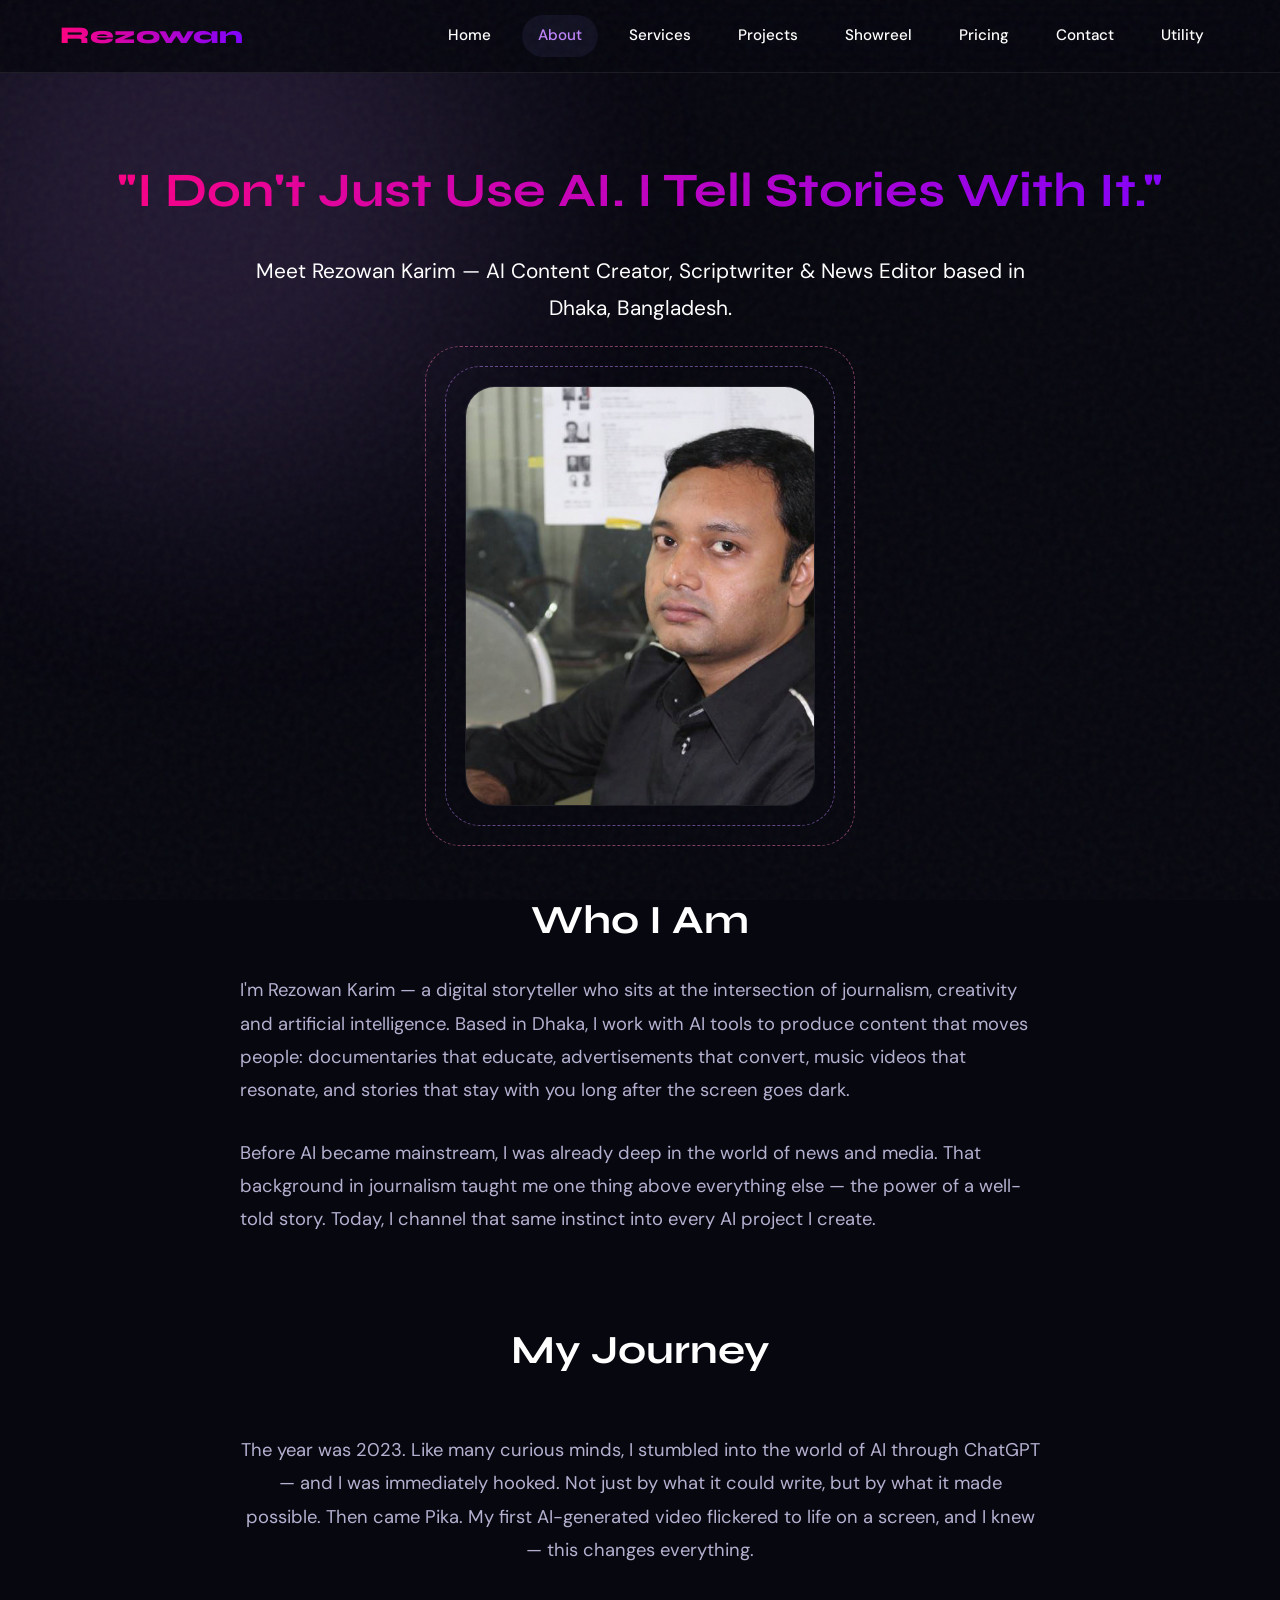
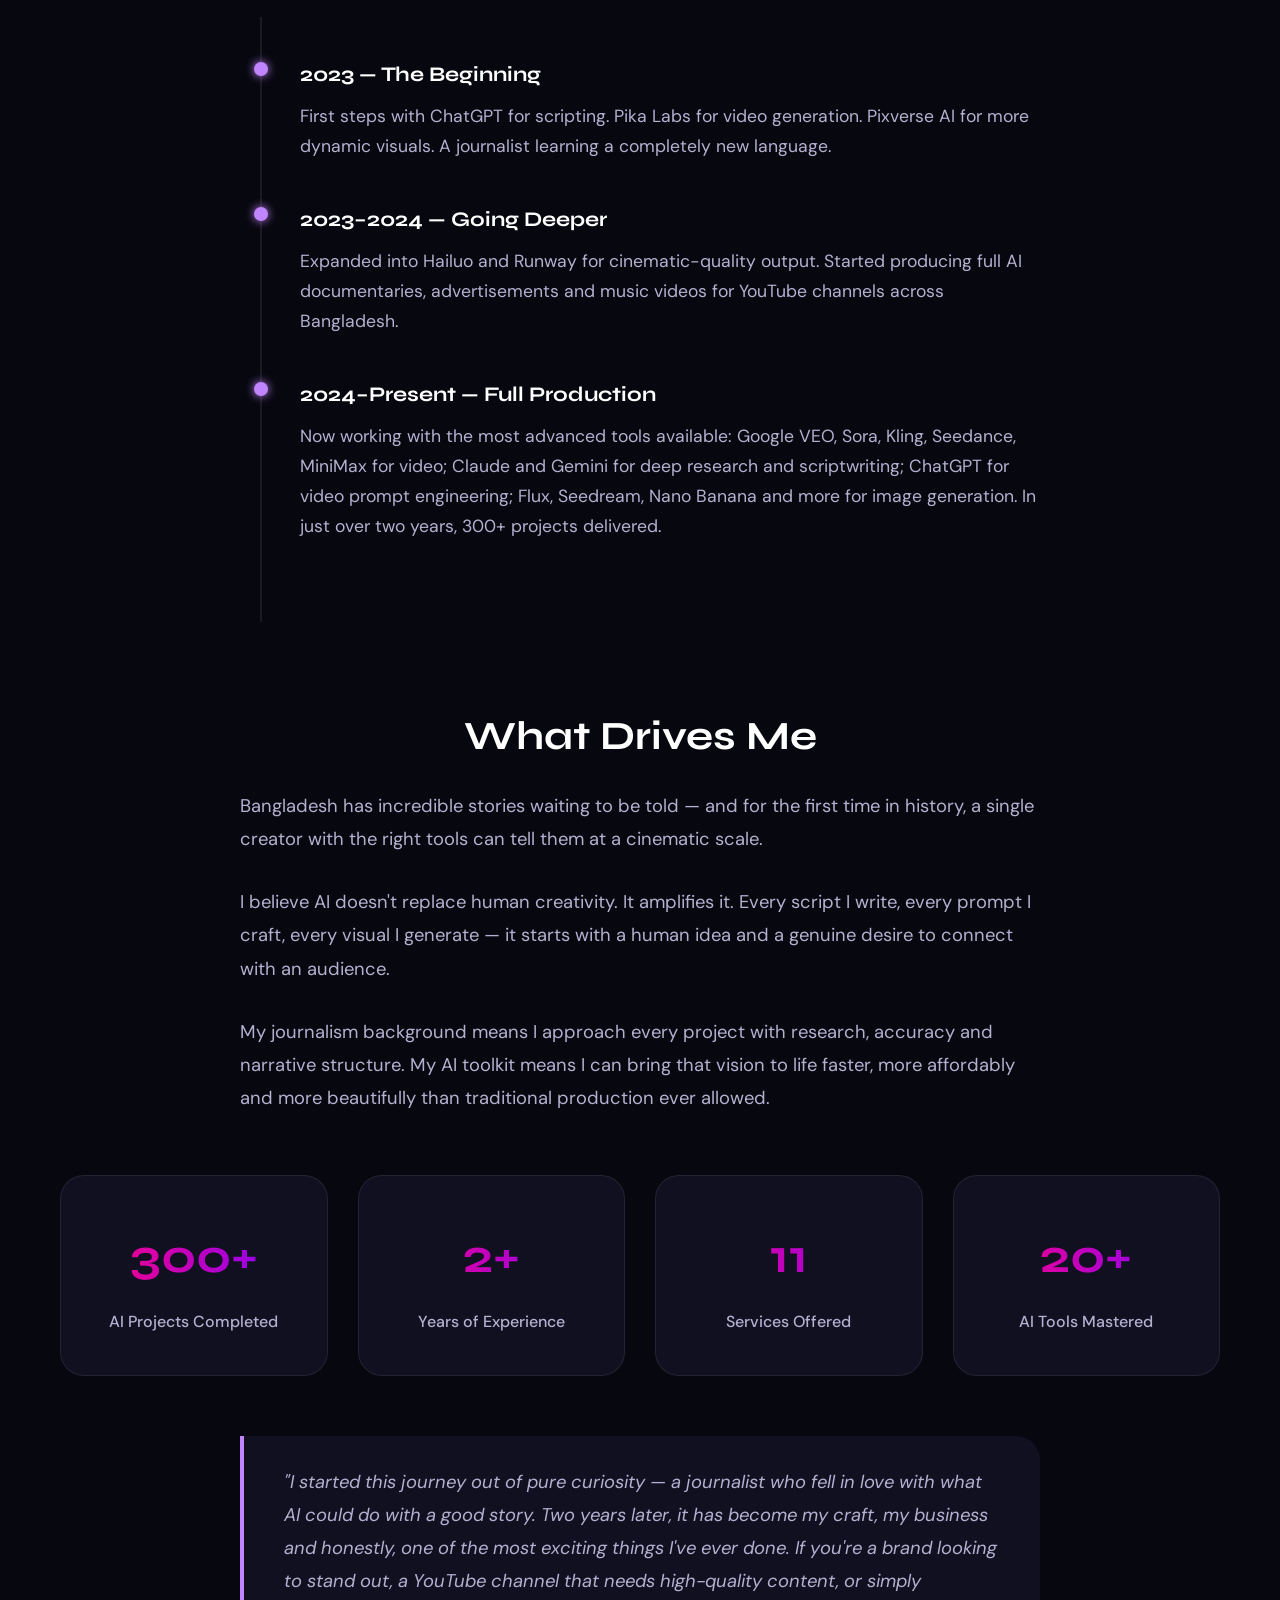
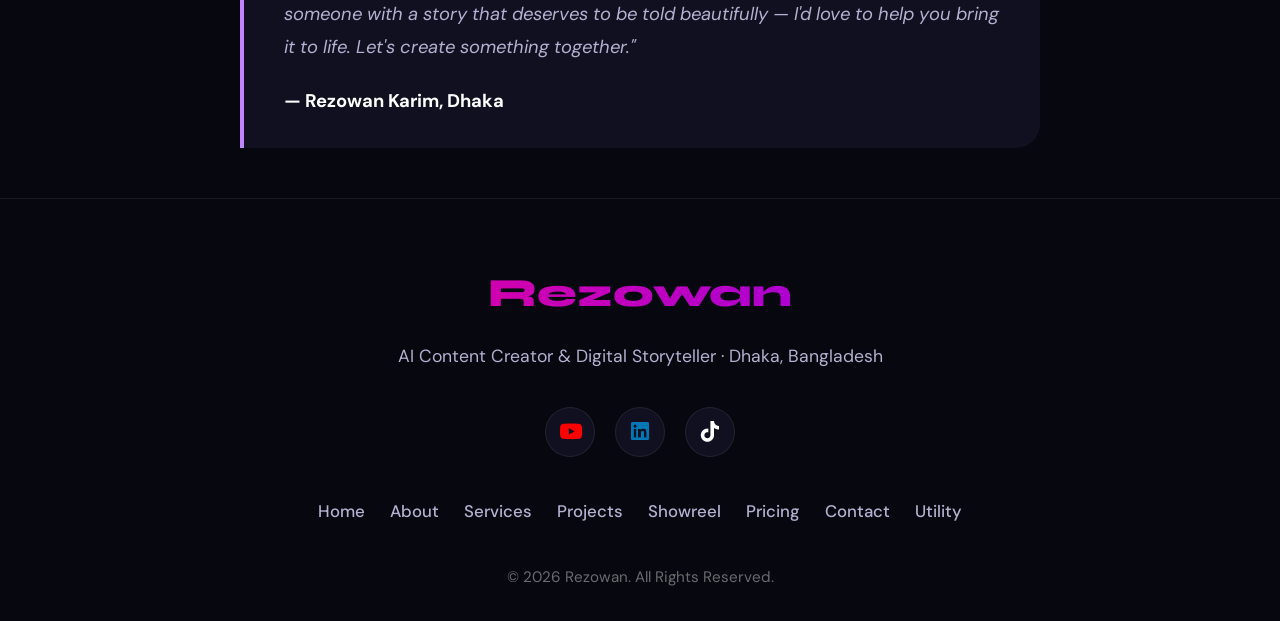
<file: about.html>
<!DOCTYPE html>
<html lang="en">
<head>
    <meta charset="UTF-8">
    <meta name="viewport" content="width=device-width, initial-scale=1.0">
    <title>About | Rezowan</title>
    <meta name="description" content="Meet Rezowan Karim — AI Content Creator, Scriptwriter & News Editor based in Dhaka, Bangladesh.">
    <link rel="icon" href="data:image/svg+xml,<svg xmlns='http://www.w3.org/2000/svg' viewBox='0 0 100 100'><text y='.9em' font-size='90'>🎬</text></svg>">
    <link rel="stylesheet" href="https://cdnjs.cloudflare.com/ajax/libs/font-awesome/6.6.0/css/all.min.css">
    <link rel="stylesheet" href="assets/css/style.css">
</head>
<body>
    <div class="glow-bg glow-1"></div>

    <nav>
        <div class="container nav-container">
            <a href="index.html" class="logo text-gradient">Rezowan</a>
            <div class="nav-links">
                <a href="index.html">Home</a>
                <a href="about.html" class="active">About</a>
                <a href="services.html">Services</a>
                <a href="projects.html">Projects</a>
				<a href="showreel.html">Showreel</a>
                <a href="pricing.html">Pricing</a>
                <a href="contact.html">Contact</a>
                <a href="https://rezowankarim.github.io/Projects/" target="_blank">Utility</a>
            </div>
            <button class="hamburger"><i class="fas fa-bars"></i></button>
        </div>
    </nav>

    <section class="container" style="padding-top: 150px;">
        <div class="about-hero reveal">
            <h2 class="text-gradient" style="font-size: 3rem;">"I Don't Just Use AI. I Tell Stories With It."</h2>
            <p class="about-text" style="font-size: 1.3rem; color: #fff;">Meet Rezowan Karim — AI Content Creator, Scriptwriter & News Editor based in Dhaka, Bangladesh.</p>
        </div>

        <div class="hero-image-wrap reveal" style="margin-bottom: 80px;">
            <div class="ring ring-1"></div>
            <div class="ring ring-2"></div>
            <img src="assets/images/profile.jpg" alt="Rezowan Karim" class="hero-img" loading="lazy" onerror="this.src='https://dummyimage.com/350x420/1a1a2e/ffffff&text=Add+profile.jpg+in+assets/images'">
        </div>

        <div class="reveal">
            <h2 class="section-title" style="margin-bottom: 20px;">Who I Am</h2>
            <p class="about-text">I'm Rezowan Karim — a digital storyteller who sits at the intersection of journalism, creativity and artificial intelligence. Based in Dhaka, I work with AI tools to produce content that moves people: documentaries that educate, advertisements that convert, music videos that resonate, and stories that stay with you long after the screen goes dark.</p>
            <p class="about-text">Before AI became mainstream, I was already deep in the world of news and media. That background in journalism taught me one thing above everything else — the power of a well-told story. Today, I channel that same instinct into every AI project I create.</p>
        </div>

        <div class="reveal" style="margin-top: 80px;">
            <h2 class="section-title">My Journey</h2>
            <p class="about-text" style="text-align: center; margin-bottom: 50px;">The year was 2023. Like many curious minds, I stumbled into the world of AI through ChatGPT — and I was immediately hooked. Not just by what it could write, but by what it made possible. Then came Pika. My first AI-generated video flickered to life on a screen, and I knew — this changes everything.</p>
            
            <div class="timeline">
                <div class="timeline-item">
                    <div class="timeline-dot"></div>
                    <h4>2023 — The Beginning</h4>
                    <p>First steps with ChatGPT for scripting. Pika Labs for video generation. Pixverse AI for more dynamic visuals. A journalist learning a completely new language.</p>
                </div>
                <div class="timeline-item">
                    <div class="timeline-dot"></div>
                    <h4>2023–2024 — Going Deeper</h4>
                    <p>Expanded into Hailuo and Runway for cinematic-quality output. Started producing full AI documentaries, advertisements and music videos for YouTube channels across Bangladesh.</p>
                </div>
                <div class="timeline-item">
                    <div class="timeline-dot"></div>
                    <h4>2024–Present — Full Production</h4>
                    <p>Now working with the most advanced tools available: Google VEO, Sora, Kling, Seedance, MiniMax for video; Claude and Gemini for deep research and scriptwriting; ChatGPT for video prompt engineering; Flux, Seedream, Nano Banana and more for image generation. In just over two years, 300+ projects delivered.</p>
                </div>
            </div>
        </div>

        <div class="reveal" style="margin-top: 80px;">
            <h2 class="section-title" style="margin-bottom: 20px;">What Drives Me</h2>
            <p class="about-text">Bangladesh has incredible stories waiting to be told — and for the first time in history, a single creator with the right tools can tell them at a cinematic scale.</p>
            <p class="about-text">I believe AI doesn't replace human creativity. It amplifies it. Every script I write, every prompt I craft, every visual I generate — it starts with a human idea and a genuine desire to connect with an audience.</p>
            <p class="about-text">My journalism background means I approach every project with research, accuracy and narrative structure. My AI toolkit means I can bring that vision to life faster, more affordably and more beautifully than traditional production ever allowed.</p>
        </div>

        <div class="stats-row reveal">
            <div class="stat-box"><h3 class="text-gradient">300+</h3><p>AI Projects Completed</p></div>
            <div class="stat-box"><h3 class="text-gradient">2+</h3><p>Years of Experience</p></div>
            <div class="stat-box"><h3 class="text-gradient">11</h3><p>Services Offered</p></div>
            <div class="stat-box"><h3 class="text-gradient">20+</h3><p>AI Tools Mastered</p></div>
        </div>

        <div class="closing-note reveal">
            "I started this journey out of pure curiosity — a journalist who fell in love with what AI could do with a good story. Two years later, it has become my craft, my business and honestly, one of the most exciting things I've ever done. If you're a brand looking to stand out, a YouTube channel that needs high-quality content, or simply someone with a story that deserves to be told beautifully — I'd love to help you bring it to life. Let's create something together."
            <strong>— Rezowan Karim, Dhaka</strong>
        </div>
    </section>

    <footer>
        <div class="container">
            <div class="footer-logo text-gradient" style="font-family: var(--font-d); font-weight:800;">Rezowan</div>
            <p class="footer-sub">AI Content Creator & Digital Storyteller · Dhaka, Bangladesh</p>
            <div class="footer-social">
                <a href="https://www.youtube.com/rezowan" target="_blank"><i class="fab fa-youtube" style="color:#ff0000;"></i></a>
		<a href="https://www.linkedin.com/in/rezowan/" target="_blank"><i class="fab fa-linkedin" style="color: #0077b5;"></i></a>
                <a href="http://tiktok.com/@rezowank33" target="_blank"><i class="fab fa-tiktok" style="color:#fff;"></i></a>
            </div>
            <div class="footer-nav">
                <a href="index.html">Home</a>
                <a href="about.html">About</a>
                <a href="services.html">Services</a>
                <a href="projects.html">Projects</a>
				<a href="showreel.html">Showreel</a>
                <a href="pricing.html">Pricing</a>
                <a href="contact.html">Contact</a>
                <a href="https://rezowankarim.github.io/Projects/" target="_blank">Utility</a>
            </div>
            <p class="copyright">© 2026 Rezowan. All Rights Reserved.</p>
        </div>
    </footer>

    <script src="assets/js/main.js"></script>
</body>
</html>
</file>
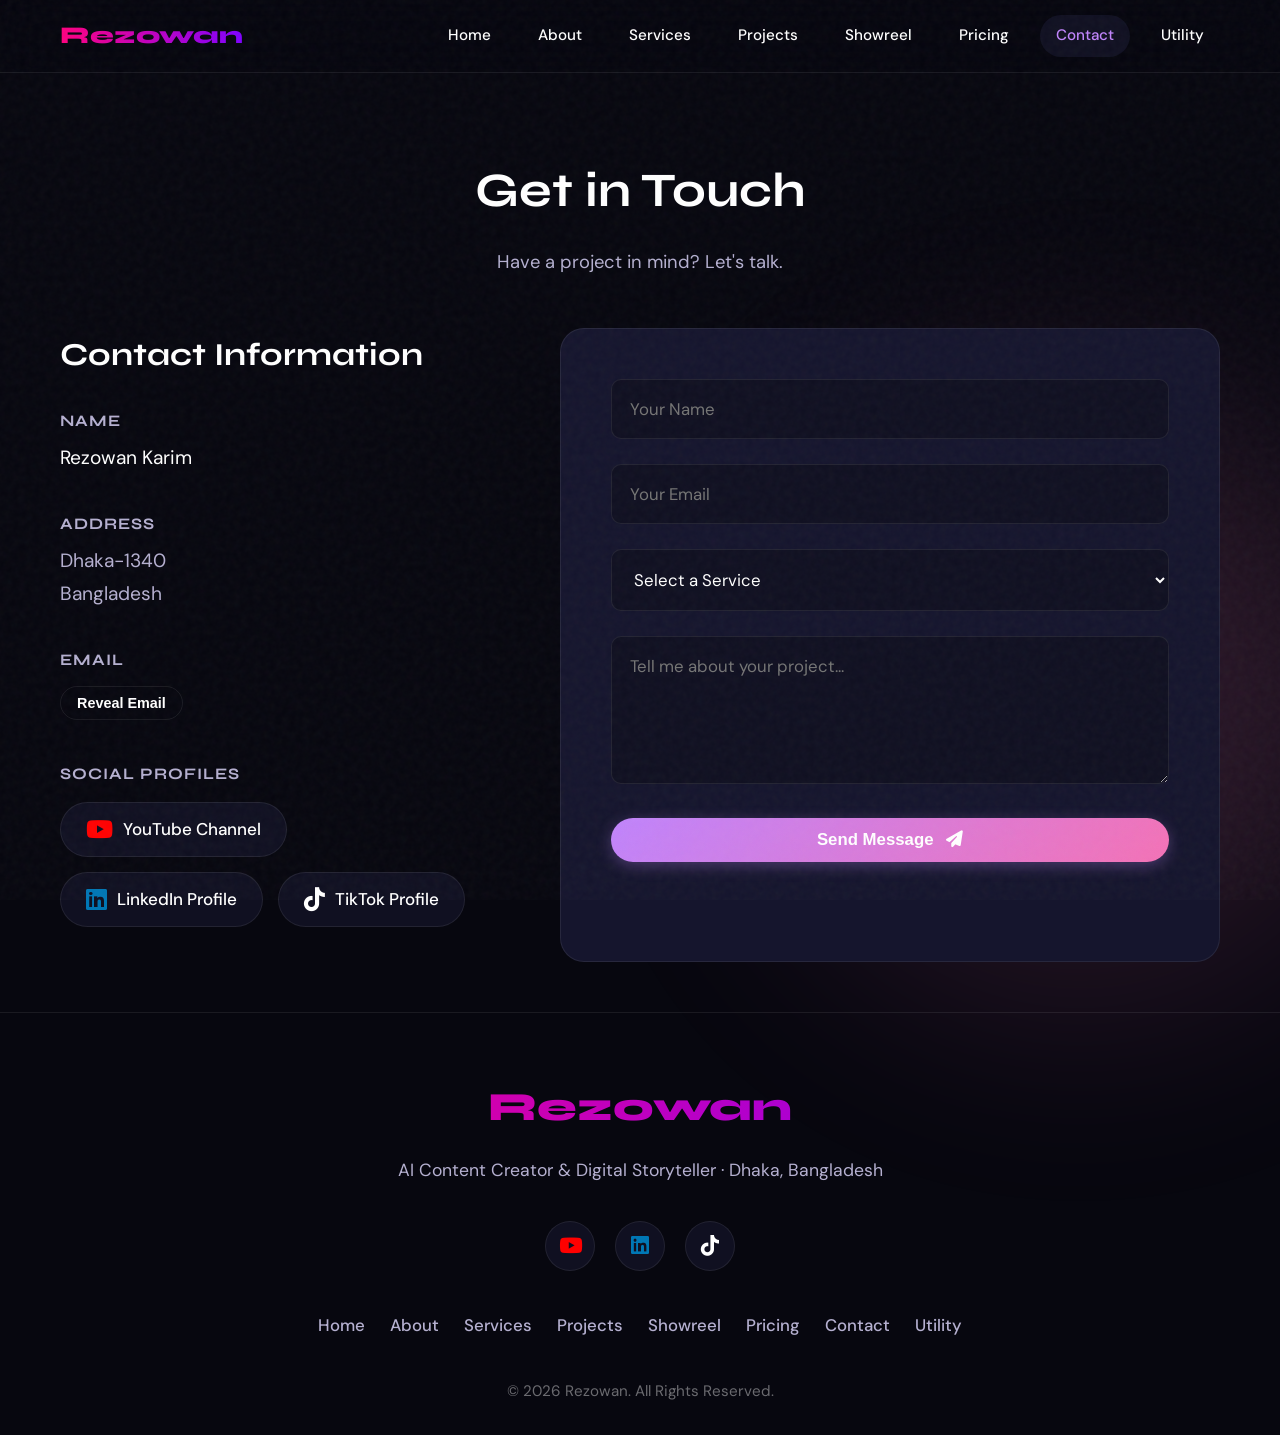
<file: contact.html>
<!DOCTYPE html>
<html lang="en">
<head>
    <meta charset="UTF-8">
    <meta name="viewport" content="width=device-width, initial-scale=1.0">
    <title>Contact | Rezowan</title>
    <link rel="icon" href="data:image/svg+xml,<svg xmlns='http://www.w3.org/2000/svg' viewBox='0 0 100 100'><text y='.9em' font-size='90'>🎬</text></svg>">
    <link rel="stylesheet" href="https://cdnjs.cloudflare.com/ajax/libs/font-awesome/6.6.0/css/all.min.css">
    <link rel="stylesheet" href="assets/css/style.css">
</head>
<body>
    <div class="glow-bg glow-2"></div>

    <nav>
        <div class="container nav-container">
            <a href="index.html" class="logo text-gradient">Rezowan</a>
            <div class="nav-links">
                <a href="index.html">Home</a>
                <a href="about.html">About</a>
                <a href="services.html">Services</a>
                <a href="projects.html">Projects</a>
				<a href="showreel.html">Showreel</a>
                <a href="pricing.html">Pricing</a>
                <a href="contact.html" class="active">Contact</a>
                <a href="https://rezowankarim.github.io/Projects/" target="_blank">Utility</a>
            </div>
            <button class="hamburger"><i class="fas fa-bars"></i></button>
        </div>
    </nav>

    <header class="container page-header reveal">
        <h1>Get in Touch</h1>
        <p>Have a project in mind? Let's talk.</p>
    </header>

    <section class="container reveal" style="padding-top: 0;">
        <div class="contact-grid">
            <div class="contact-info">
                <h3>Contact Information</h3>
                
                <div class="info-block">
                    <h4>Name</h4>
                    <p>Rezowan Karim</p>
                </div>

                <div class="info-block">
                    <h4>Address</h4>
                    <p style="color: var(--muted);">
                        Dhaka-1340<br>
                        Bangladesh
                    </p>
                </div>

                <div class="info-block">
                    <h4>Email</h4>
                    <button id="btn-reveal-email" class="btn btn-outline" style="padding: 8px 16px; font-size: 0.9rem; margin-top: 5px;">Reveal Email</button>
                    <div id="email-display"></div>
                </div>

                <div class="info-block" style="margin-top: 40px;">
                    <h4>Social Profiles</h4>
                    <div class="social-links-contact">
                        <a href="https://www.youtube.com/rezowan" target="_blank"><i class="fab fa-youtube" style="color: #ff0000; font-size: 1.5rem;"></i> YouTube Channel</a>
			<a href="https://www.linkedin.com/in/rezowan/" target="_blank"><i class="fab fa-linkedin" style="color: #0077b5; font-size: 1.5rem;"></i> LinkedIn Profile</a>
                        <a href="http://tiktok.com/@rezowank33" target="_blank"><i class="fab fa-tiktok" style="color: #fff; font-size: 1.5rem;"></i> TikTok Profile</a>
                    </div>
                </div>
            </div>

            <div class="contact-form">
                <form action="https://formspree.io/f/mojbwzvy" method="POST">
                    <div class="form-group">
                        <input type="text" name="name" class="form-control" placeholder="Your Name" required>
                    </div>
                    <div class="form-group">
                        <input type="email" name="email" class="form-control" placeholder="Your Email" required>
                    </div>
                    <div class="form-group">
                        <select name="service" class="form-control">
                            <option>Select a Service</option>
                            <option>AI Advertisement</option>
                            <option>AI Documentary</option>
                            <option>AI Music Video</option>
                            <option>AI Cartoon</option>
                            <option>AI Song & Music</option>
                            <option>AI Shorts & Social Content</option>
                            <option>AI Scriptwriting</option>
                            <option>AI Voice Over</option>
                            <option>AI Thumbnail & Poster</option>
                            <option>Other</option>
                        </select>
                    </div>
                    <div class="form-group">
                        <textarea name="message" class="form-control" placeholder="Tell me about your project..." rows="5" required></textarea>
                    </div>
                    <button type="submit" class="btn btn-primary" style="width: 100%;">Send Message <i class="fas fa-paper-plane" style="margin-left: 8px;"></i></button>
                </form>
            </div>
        </div>
    </section>

    <footer>
        <div class="container">
            <div class="footer-logo text-gradient" style="font-family: var(--font-d); font-weight:800;">Rezowan</div>
            <p class="footer-sub">AI Content Creator & Digital Storyteller · Dhaka, Bangladesh</p>
            <div class="footer-social">
                <a href="https://www.youtube.com/rezowan" target="_blank"><i class="fab fa-youtube" style="color:#ff0000;"></i></a>
<a href="https://www.linkedin.com/in/rezowan/" target="_blank"><i class="fab fa-linkedin" style="color: #0077b5;"></i></a>
                <a href="http://tiktok.com/@rezowank33" target="_blank"><i class="fab fa-tiktok" style="color:#fff;"></i></a>
            </div>
            <div class="footer-nav">
                <a href="index.html">Home</a>
                <a href="about.html">About</a>
                <a href="services.html">Services</a>
                <a href="projects.html">Projects</a>
				<a href="showreel.html">Showreel</a>
                <a href="pricing.html">Pricing</a>
                <a href="contact.html">Contact</a>
                <a href="https://rezowankarim.github.io/Projects/" target="_blank">Utility</a>
            </div>
            <p class="copyright">© 2026 Rezowan. All Rights Reserved.</p>
        </div>
    </footer>

    <script src="assets/js/main.js"></script>
</body>
</html>
</file>
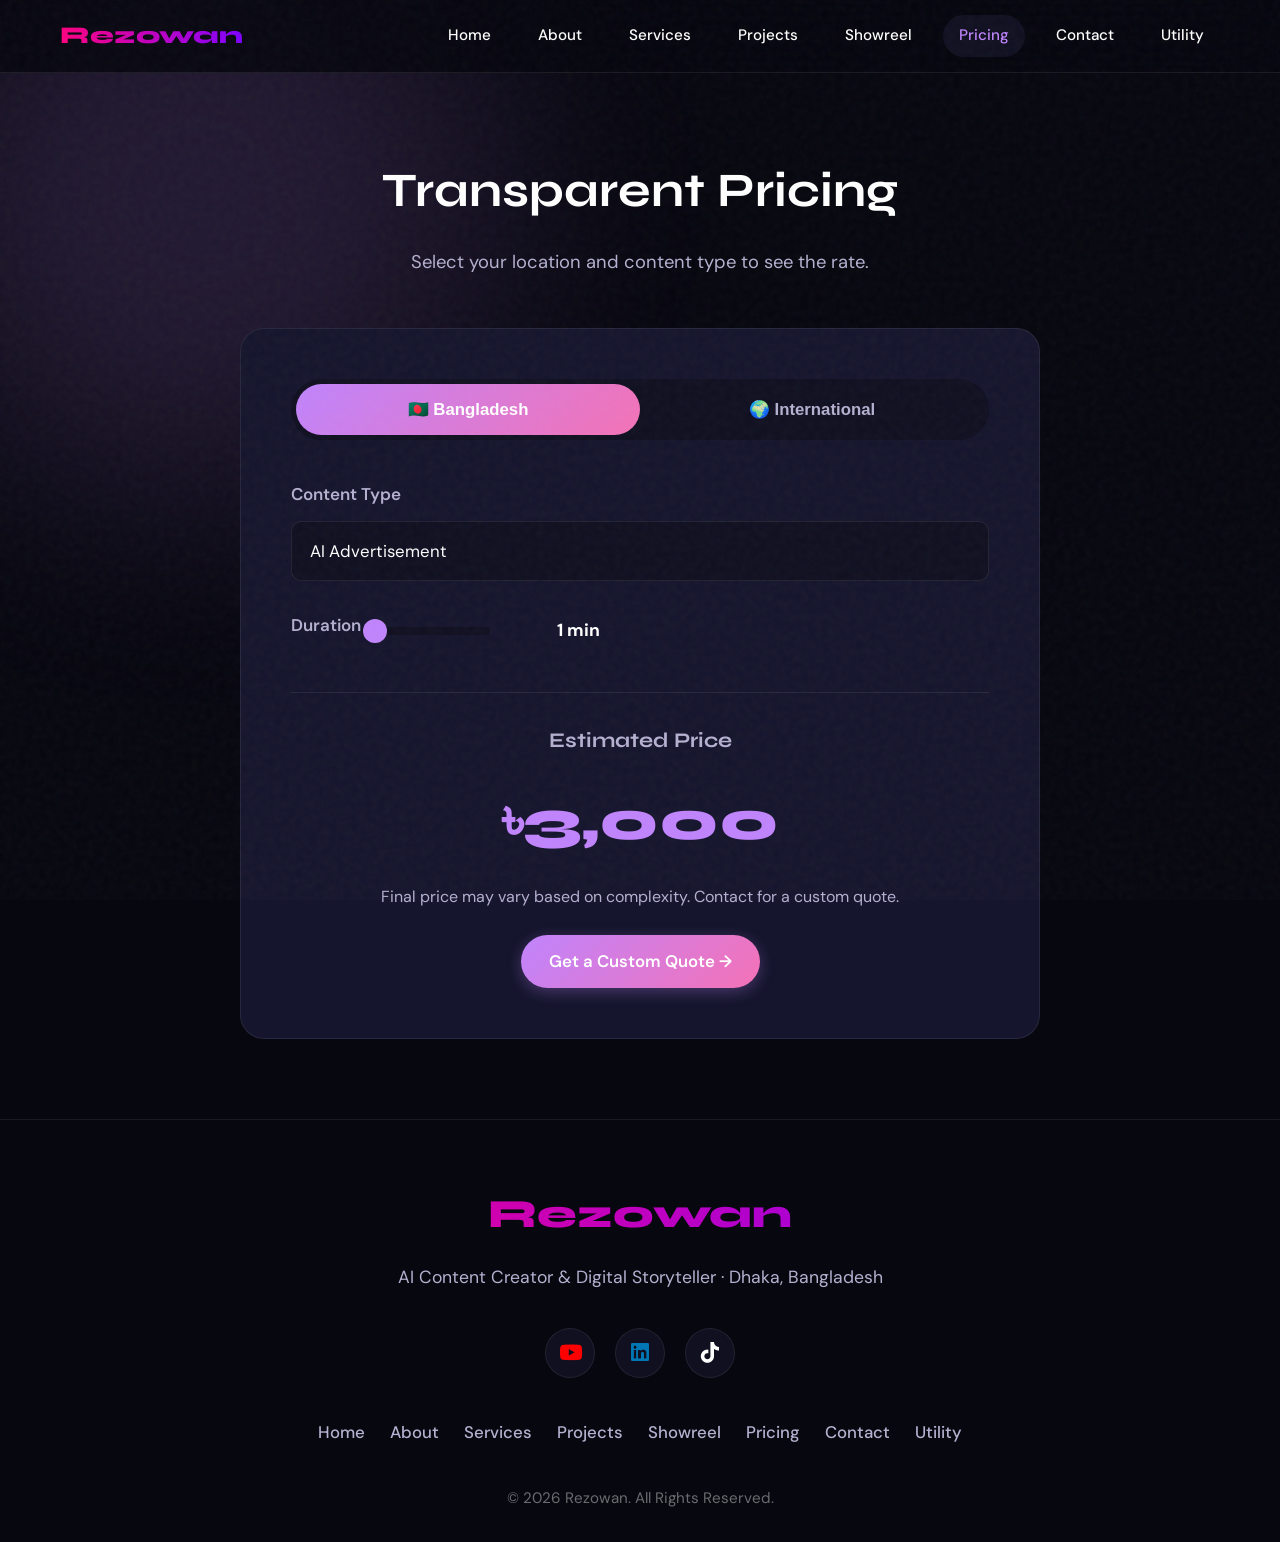
<file: pricing.html>
<!DOCTYPE html>
<html lang="en">
<head>
    <meta charset="UTF-8">
    <meta name="viewport" content="width=device-width, initial-scale=1.0">
    <title>Pricing | Rezowan</title>
    <link rel="icon" href="data:image/svg+xml,<svg xmlns='http://www.w3.org/2000/svg' viewBox='0 0 100 100'><text y='.9em' font-size='90'>🎬</text></svg>">
    <link rel="stylesheet" href="https://cdnjs.cloudflare.com/ajax/libs/font-awesome/6.6.0/css/all.min.css">
    <link rel="stylesheet" href="assets/css/style.css">
</head>
<body>
    <div class="glow-bg glow-1"></div>

    <nav>
        <div class="container nav-container">
            <a href="index.html" class="logo text-gradient">Rezowan</a>
            <div class="nav-links">
                <a href="index.html">Home</a>
                <a href="about.html">About</a>
                <a href="services.html">Services</a>
                <a href="projects.html">Projects</a>
                <a href="showreel.html">Showreel</a>
                <a href="pricing.html" class="active">Pricing</a>
                <a href="contact.html">Contact</a>
                <a href="https://rezowankarim.github.io/Projects/" target="_blank">Utility</a>
            </div>
            <button class="hamburger"><i class="fas fa-bars"></i></button>
        </div>
    </nav>

    <header class="container page-header reveal">
        <h1>Transparent Pricing</h1>
        <p>Select your location and content type to see the rate.</p>
    </header>

    <section class="container reveal" style="padding-top: 0;">
        
        <div class="pricing-calculator">
            <div class="location-toggle">
                <button class="loc-btn active" id="btn-bd">🇧🇩 Bangladesh</button>
                <button class="loc-btn" id="btn-intl">🌍 International</button>
            </div>

            <div class="calc-group">
                <label for="calc-service">Content Type</label>
                <select id="calc-service" class="calc-select">
                    <option value="AI Advertisement">AI Advertisement</option>
                    <option value="AI Video Production">AI Video Production</option>
                    <option value="AI Documentary">AI Documentary</option>
                    <option value="AI Historical Documentary">AI Historical Documentary</option>
                    <option value="AI Song & Music">AI Song & Music</option>
                    <option value="AI Music Video">AI Music Video</option>
                    <option value="AI Cartoon">AI Cartoon</option>
                    <option value="AI Shorts & Social Content">AI Shorts & Social Content</option>
                    <option value="AI Scriptwriting">AI Scriptwriting</option>
                    <option value="AI Voice Over">AI Voice Over</option>
                    <option value="AI Thumbnail & Poster">AI Thumbnail & Poster</option>
                </select>
            </div>

            <div class="calc-group" id="slider-wrap">
                <label for="calc-duration">Duration</label>
                <div class="slider-container">
                    <input type="range" id="calc-duration" class="calc-slider" min="30" max="1800" step="30" value="60">
                    <div class="duration-val" id="duration-val">1 min</div>
                </div>
            </div>

            <div class="calc-result">
                <h3>Estimated Price</h3>
                <div class="price-display" id="price-display">৳0</div>
                <p class="pricing-note">Final price may vary based on complexity. Contact for a custom quote.</p>
                <a href="contact.html" class="btn btn-primary">Get a Custom Quote →</a>
            </div>
        </div>

    </section>

    <footer>
        <div class="container">
            <div class="footer-logo text-gradient" style="font-family: var(--font-d); font-weight:800;">Rezowan</div>
            <p class="footer-sub">AI Content Creator & Digital Storyteller · Dhaka, Bangladesh</p>
            <div class="footer-social">
                <a href="https://www.youtube.com/rezowan" target="_blank"><i class="fab fa-youtube" style="color:#ff0000;"></i></a>
<a href="https://www.linkedin.com/in/rezowan/" target="_blank"><i class="fab fa-linkedin" style="color: #0077b5;"></i></a>
                <a href="http://tiktok.com/@rezowank33" target="_blank"><i class="fab fa-tiktok" style="color:#fff;"></i></a>
            </div>
            <div class="footer-nav">
                <a href="index.html">Home</a>
                <a href="about.html">About</a>
                <a href="services.html">Services</a>
                <a href="projects.html">Projects</a>
                <a href="showreel.html">Showreel</a>
                <a href="pricing.html">Pricing</a>
                <a href="contact.html">Contact</a>
                <a href="https://rezowankarim.github.io/Projects/" target="_blank">Utility</a>
            </div>
            <p class="copyright">© 2026 Rezowan. All Rights Reserved.</p>
        </div>
    </footer>

    <script src="assets/js/main.js"></script>
</body>
</html>
</file>
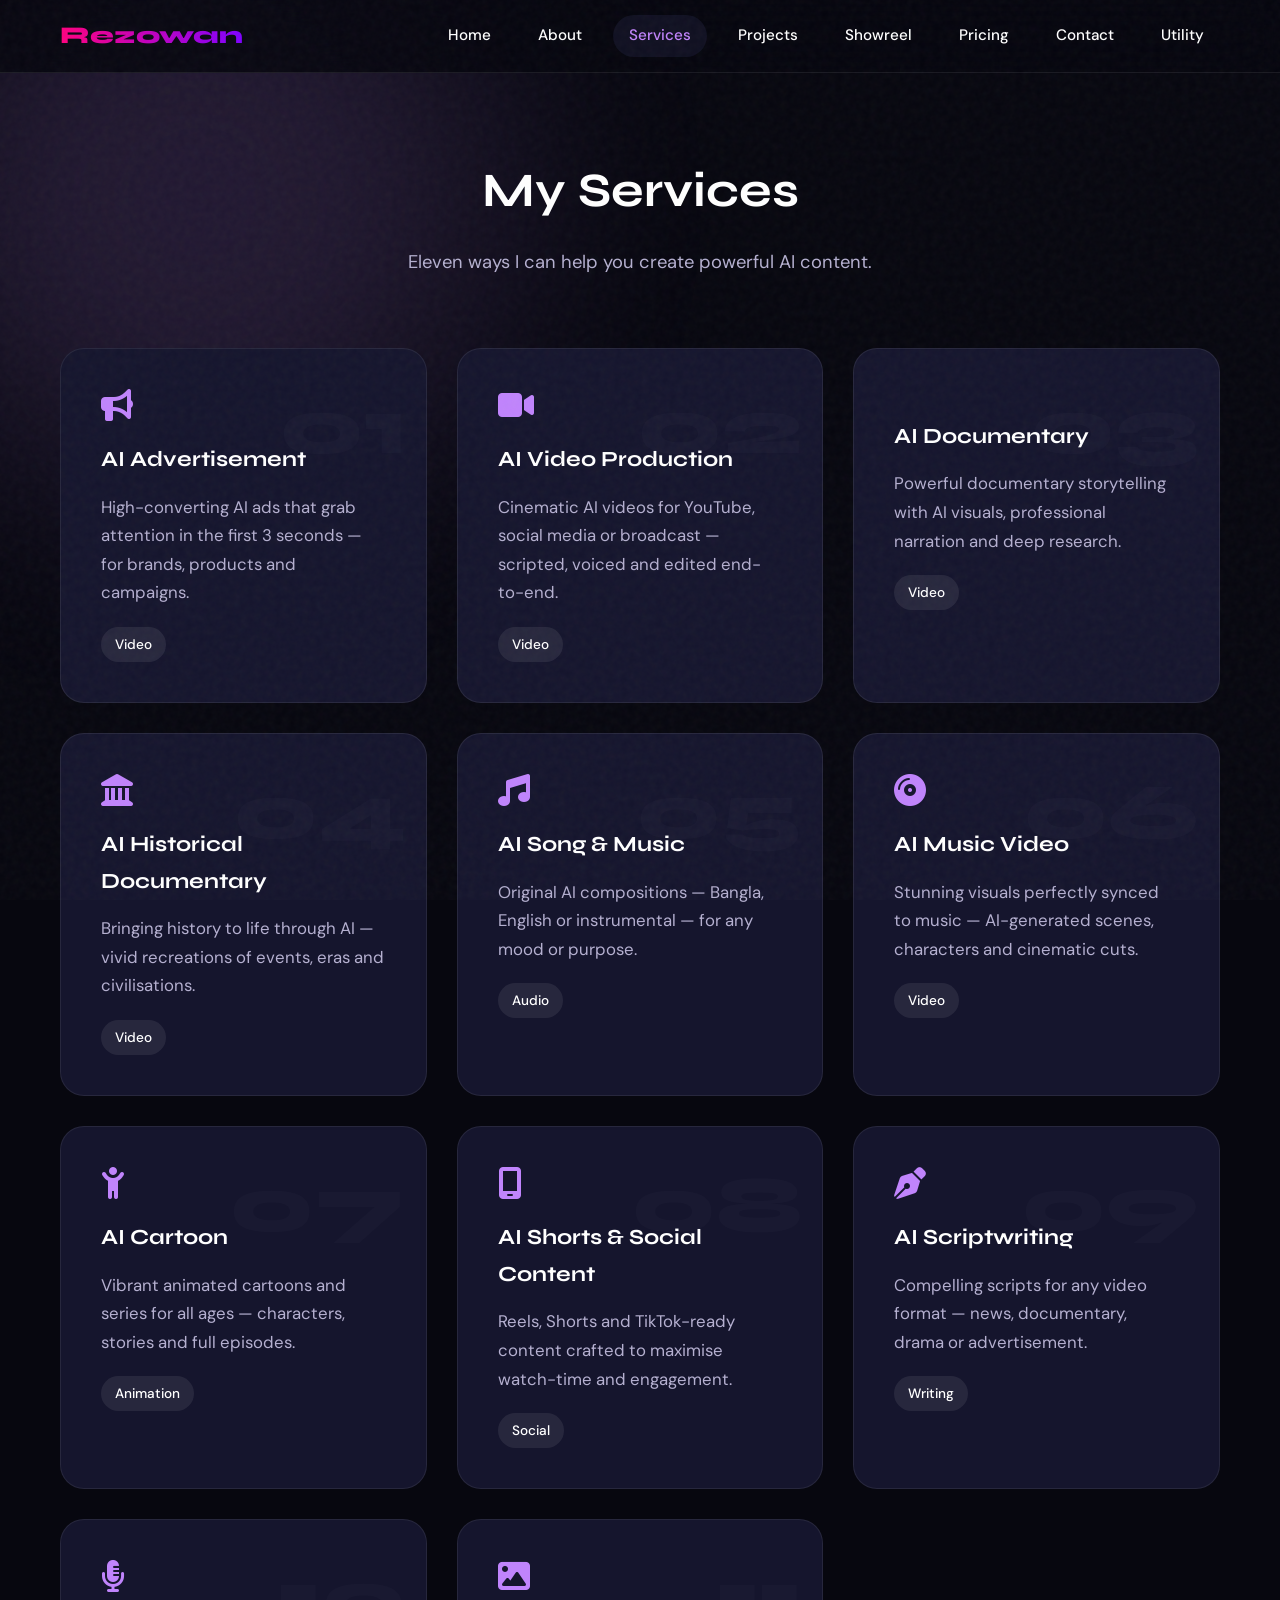
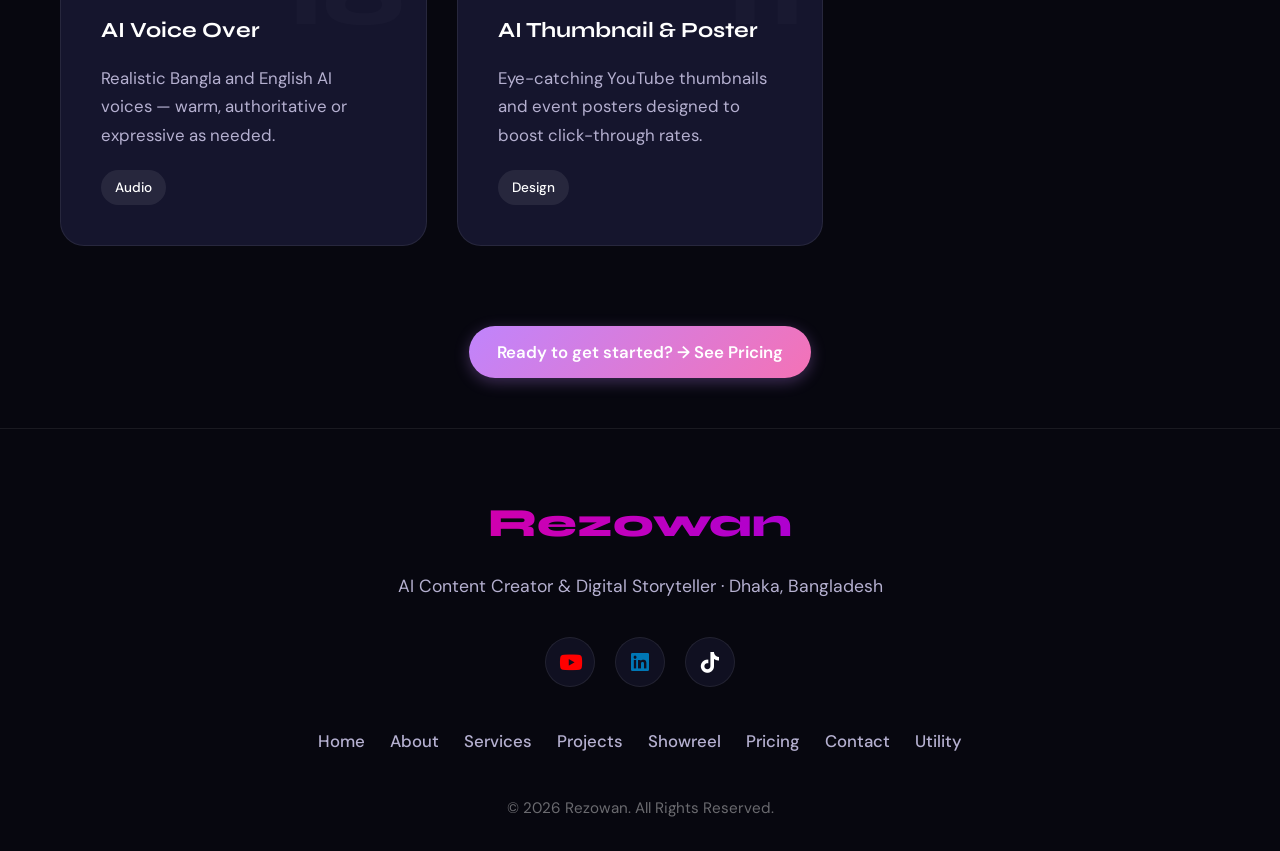
<file: services.html>
<!DOCTYPE html>
<html lang="en">
<head>
    <meta charset="UTF-8">
    <meta name="viewport" content="width=device-width, initial-scale=1.0">
    <title>Services | Rezowan</title>
    <link rel="icon" href="data:image/svg+xml,<svg xmlns='http://www.w3.org/2000/svg' viewBox='0 0 100 100'><text y='.9em' font-size='90'>🎬</text></svg>">
    <link rel="stylesheet" href="https://cdnjs.cloudflare.com/ajax/libs/font-awesome/6.6.0/css/all.min.css">
    <link rel="stylesheet" href="assets/css/style.css">
</head>
<body>
    <div class="glow-bg glow-1"></div>

    <nav>
        <div class="container nav-container">
            <a href="index.html" class="logo text-gradient">Rezowan</a>
            <div class="nav-links">
                <a href="index.html">Home</a>
                <a href="about.html">About</a>
                <a href="services.html" class="active">Services</a>
                <a href="projects.html">Projects</a>
                <a href="showreel.html">Showreel</a>
                <a href="pricing.html">Pricing</a>
                <a href="contact.html">Contact</a>
                <a href="https://rezowankarim.github.io/Projects/" target="_blank">Utility</a>
            </div>
            <button class="hamburger"><i class="fas fa-bars"></i></button>
        </div>
    </nav>

    <header class="container page-header reveal">
        <h1>My Services</h1>
        <p>Eleven ways I can help you create powerful AI content.</p>
    </header>

    <section class="container reveal" style="padding-top: 20px;">
        <div class="services-grid">
            <div class="service-card"><div class="ghost-num">01</div><i class="fas fa-bullhorn"></i><h3>AI Advertisement</h3><p>High-converting AI ads that grab attention in the first 3 seconds — for brands, products and campaigns.</p><span class="service-tag">Video</span></div>
            <div class="service-card"><div class="ghost-num">02</div><i class="fas fa-video"></i><h3>AI Video Production</h3><p>Cinematic AI videos for YouTube, social media or broadcast — scripted, voiced and edited end-to-end.</p><span class="service-tag">Video</span></div>
            <div class="service-card"><div class="ghost-num">03</div><i class="fas fa-camera-movie"></i><h3>AI Documentary</h3><p>Powerful documentary storytelling with AI visuals, professional narration and deep research.</p><span class="service-tag">Video</span></div>
            <div class="service-card"><div class="ghost-num">04</div><i class="fas fa-landmark"></i><h3>AI Historical Documentary</h3><p>Bringing history to life through AI — vivid recreations of events, eras and civilisations.</p><span class="service-tag">Video</span></div>
            <div class="service-card"><div class="ghost-num">05</div><i class="fas fa-music"></i><h3>AI Song & Music</h3><p>Original AI compositions — Bangla, English or instrumental — for any mood or purpose.</p><span class="service-tag">Audio</span></div>
            <div class="service-card"><div class="ghost-num">06</div><i class="fas fa-compact-disc"></i><h3>AI Music Video</h3><p>Stunning visuals perfectly synced to music — AI-generated scenes, characters and cinematic cuts.</p><span class="service-tag">Video</span></div>
            <div class="service-card"><div class="ghost-num">07</div><i class="fas fa-child-reaching"></i><h3>AI Cartoon</h3><p>Vibrant animated cartoons and series for all ages — characters, stories and full episodes.</p><span class="service-tag">Animation</span></div>
            <div class="service-card"><div class="ghost-num">08</div><i class="fas fa-mobile-screen"></i><h3>AI Shorts & Social Content</h3><p>Reels, Shorts and TikTok-ready content crafted to maximise watch-time and engagement.</p><span class="service-tag">Social</span></div>
            <div class="service-card"><div class="ghost-num">09</div><i class="fas fa-pen-nib"></i><h3>AI Scriptwriting</h3><p>Compelling scripts for any video format — news, documentary, drama or advertisement.</p><span class="service-tag">Writing</span></div>
            <div class="service-card"><div class="ghost-num">10</div><i class="fas fa-microphone-lines"></i><h3>AI Voice Over</h3><p>Realistic Bangla and English AI voices — warm, authoritative or expressive as needed.</p><span class="service-tag">Audio</span></div>
            <div class="service-card"><div class="ghost-num">11</div><i class="fas fa-image"></i><h3>AI Thumbnail & Poster</h3><p>Eye-catching YouTube thumbnails and event posters designed to boost click-through rates.</p><span class="service-tag">Design</span></div>
        </div>

        <div style="text-align: center; margin-top: 80px;">
            <a href="pricing.html" class="btn btn-primary">Ready to get started? → See Pricing</a>
        </div>
    </section>

    <footer>
        <div class="container">
            <div class="footer-logo text-gradient" style="font-family: var(--font-d); font-weight:800;">Rezowan</div>
            <p class="footer-sub">AI Content Creator & Digital Storyteller · Dhaka, Bangladesh</p>
            <div class="footer-social">
                <a href="https://www.youtube.com/rezowan" target="_blank"><i class="fab fa-youtube" style="color:#ff0000;"></i></a>
<a href="https://www.linkedin.com/in/rezowan/" target="_blank"><i class="fab fa-linkedin" style="color: #0077b5;"></i></a>
                <a href="http://tiktok.com/@rezowank33" target="_blank"><i class="fab fa-tiktok" style="color:#fff;"></i></a>
            </div>
            <div class="footer-nav">
                <a href="index.html">Home</a>
                <a href="about.html">About</a>
                <a href="services.html">Services</a>
                <a href="projects.html">Projects</a>
                <a href="showreel.html">Showreel</a>
                <a href="pricing.html">Pricing</a>
                <a href="contact.html">Contact</a>
                <a href="https://rezowankarim.github.io/Projects/" target="_blank">Utility</a>
            </div>
            <p class="copyright">© 2026 Rezowan. All Rights Reserved.</p>
        </div>
    </footer>

    <script src="assets/js/main.js"></script>
</body>
</html>
</file>
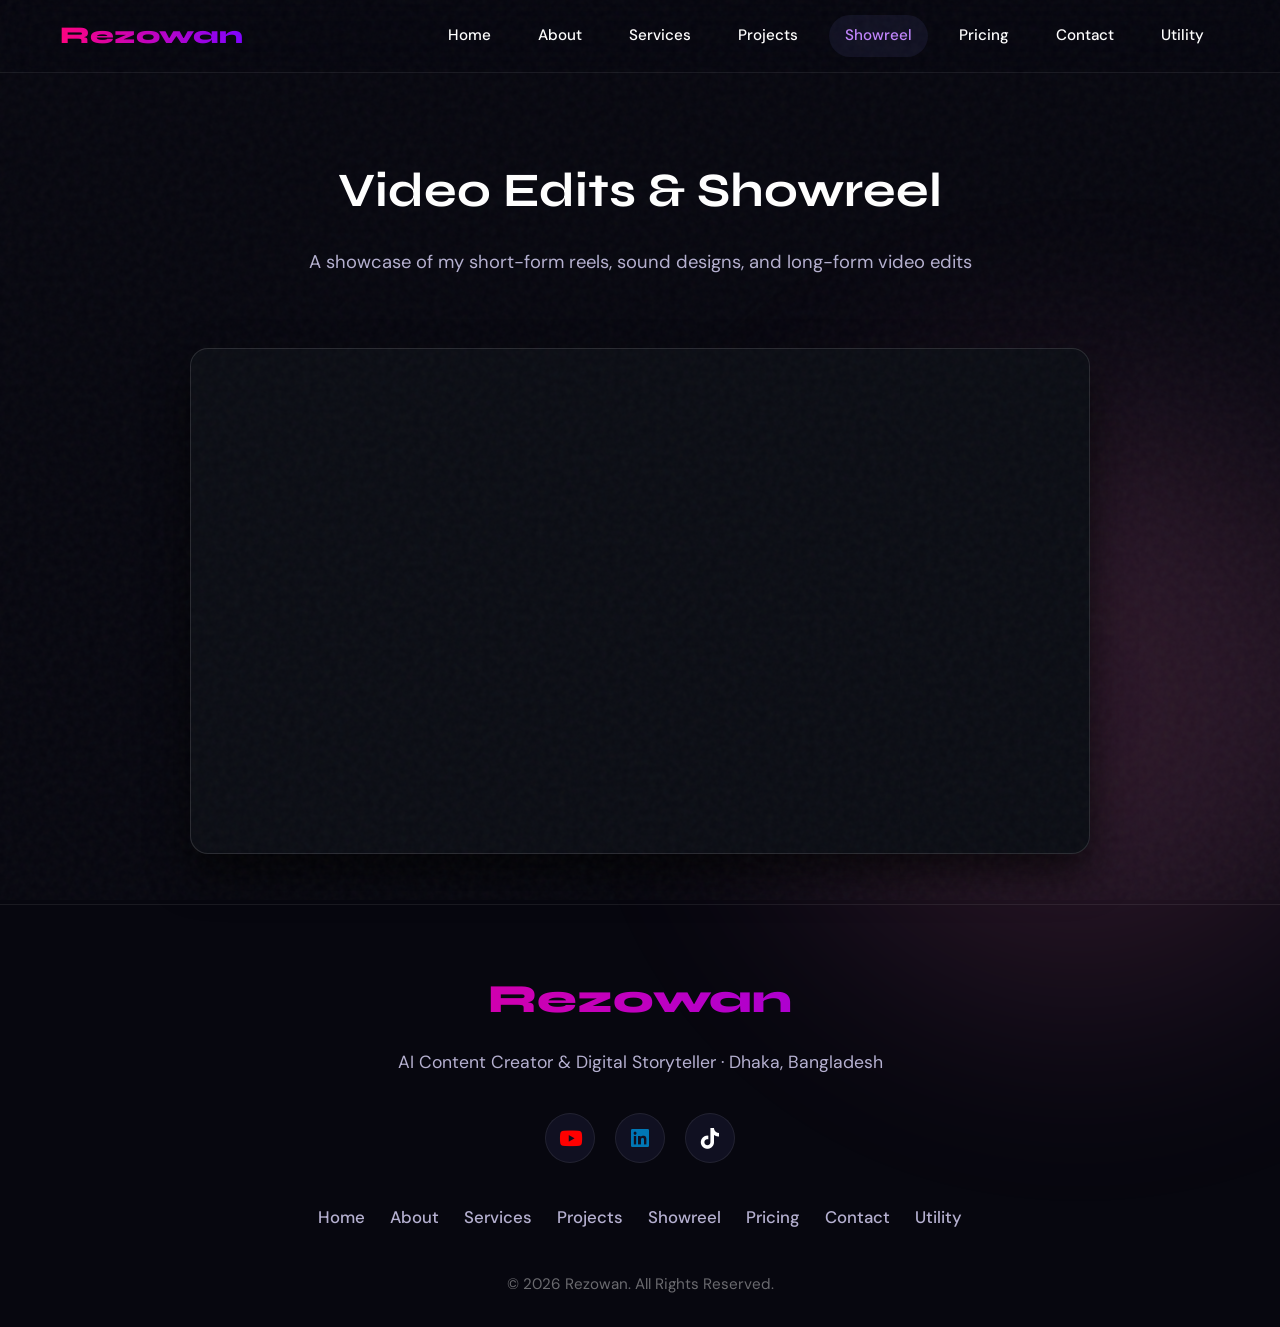
<file: showreel.html>
<!DOCTYPE html>
<html lang="en">
<head>
    <meta charset="UTF-8">
    <meta name="viewport" content="width=device-width, initial-scale=1.0">
    <title>Showreel | Rezowan</title>
    <link rel="icon" href="data:image/svg+xml,<svg xmlns='http://www.w3.org/2000/svg' viewBox='0 0 100 100'><text y='.9em' font-size='90'>🎬</text></svg>">
    <link rel="stylesheet" href="https://cdnjs.cloudflare.com/ajax/libs/font-awesome/6.6.0/css/all.min.css">
    <link rel="stylesheet" href="assets/css/style.css">
    <style>
        /* Featured 16:9 Landscape Video Player */
        .featured-landscape-wrapper {
            display: flex;
            justify-content: center;
            margin: 20px 0 50px 0;
        }
        .featured-landscape-card {
            width: 100%;
            max-width: 900px; /* ল্যান্ডস্কেপ প্লেয়ারের পারফেক্ট সাইজ */
            aspect-ratio: 16 / 9;
            background: #0b0d14;
            border-radius: 18px;
            overflow: hidden;
            border: 1px solid rgba(255, 255, 255, 0.12);
            box-shadow: 0 20px 40px rgba(0, 0, 0, 0.7);
        }
        .featured-landscape-card iframe {
            width: 100%;
            height: 100%;
            border: none;
        }

        /* Horizontal Scrolling Strip */
        .reel-cards-strip {
            display: flex;
            gap: 18px;
            overflow-x: auto;
            padding: 10px 0 25px 0;
            scroll-behavior: smooth;
        }
        .reel-cards-strip::-webkit-scrollbar {
            height: 6px;
        }
        .reel-cards-strip::-webkit-scrollbar-thumb {
            background: rgba(255, 255, 255, 0.2);
            border-radius: 4px;
        }

        /* 9:16 Vertical Reel Card Style */
        .work-card-reel {
            min-width: 190px;
            max-width: 220px;
            background: #131722;
            border-radius: 14px;
            overflow: hidden;
            border: 1px solid rgba(255, 255, 255, 0.08);
            transition: transform 0.3s ease, border-color 0.3s ease;
            flex-shrink: 0;
        }
        .work-card-reel:hover {
            transform: translateY(-6px);
            border-color: rgba(168, 85, 247, 0.5);
        }
        .thumbnail-9-16 {
            width: 100%;
            aspect-ratio: 9 / 16;
            overflow: hidden;
            display: block;
            background: #000;
            position: relative;
        }
        .thumbnail-9-16 img {
            width: 100%;
            height: 100%;
            object-fit: cover;
        }

        /* 16:9 Landscape Card Style (Optional Categories) */
        .work-card-landscape {
            min-width: 300px;
            max-width: 340px;
            background: #131722;
            border-radius: 14px;
            overflow: hidden;
            border: 1px solid rgba(255, 255, 255, 0.08);
            transition: transform 0.3s ease;
            flex-shrink: 0;
        }
        .work-card-landscape:hover {
            transform: translateY(-6px);
        }
        .thumbnail-16-9 {
            width: 100%;
            aspect-ratio: 16 / 9;
            overflow: hidden;
            display: block;
            background: #000;
        }
        .thumbnail-16-9 img {
            width: 100%;
            height: 100%;
            object-fit: cover;
        }

        /* Info box */
        .work-info-box {
            padding: 12px;
        }
        .work-info-box h4 {
            margin: 0 0 6px 0;
            font-size: 0.9rem;
            color: #fff;
            white-space: nowrap;
            overflow: hidden;
            text-overflow: ellipsis;
        }
        .work-info-box a {
            color: #a855f7;
            text-decoration: none;
            font-size: 0.8rem;
            font-weight: 600;
        }
    </style>
</head>
<body>
    <div class="glow-bg glow-2"></div>

    <nav>
        <div class="container nav-container">
            <a href="index.html" class="logo text-gradient">Rezowan</a>
            <div class="nav-links">
                <a href="index.html">Home</a>
                <a href="about.html">About</a>
                <a href="services.html">Services</a>
                <a href="projects.html">Projects</a>
                <a href="showreel.html" class="active">Showreel</a>
                <a href="pricing.html">Pricing</a>
                <a href="contact.html">Contact</a>
                <a href="https://rezowankarim.github.io/Projects/" target="_blank">Utility</a>
            </div>
            <button class="hamburger"><i class="fas fa-bars"></i></button>
        </div>
    </nav>

    <header class="container page-header reveal">
        <h1>Video Edits & Showreel</h1>
        <p>A showcase of my short-form reels, sound designs, and long-form video edits</p>
    </header>

    <section class="container reveal" style="padding-top: 0;">
        <!-- Top Featured 16:9 Player -->
        <div class="featured-landscape-wrapper">
            <div class="featured-landscape-card" id="featured-video-container">
                <!-- ১ম ভিডিওটি (16:9) এখানে লোড হবে -->
            </div>
        </div>

        <!-- বাকি ক্যাটাগরিগুলো নিচে আসবে -->
        <div id="dynamic-showreel-container"></div>
    </section>

    <footer>
        <div class="container">
            <div class="footer-logo text-gradient" style="font-family: var(--font-d); font-weight:800;">Rezowan</div>
            <p class="footer-sub">AI Content Creator & Digital Storyteller · Dhaka, Bangladesh</p>
            <div class="footer-social">
                <a href="https://www.youtube.com/rezowan" target="_blank"><i class="fab fa-youtube" style="color:#ff0000;"></i></a>
                <a href="https://www.linkedin.com/in/rezowan/" target="_blank"><i class="fab fa-linkedin" style="color: #0077b5;"></i></a>
                <a href="http://tiktok.com/@rezowank33" target="_blank"><i class="fab fa-tiktok" style="color:#fff;"></i></a>
            </div>
            <div class="footer-nav">
                <a href="index.html">Home</a>
                <a href="about.html">About</a>
                <a href="services.html">Services</a>
                <a href="projects.html">Projects</a>
                <a href="showreel.html">Showreel</a>
                <a href="pricing.html">Pricing</a>
                <a href="contact.html">Contact</a>
                <a href="https://rezowankarim.github.io/Projects/" target="_blank">Utility</a>
            </div>
            <p class="copyright">© 2026 Rezowan. All Rights Reserved.</p>
        </div>
    </footer>

    <script src="assets/js/main.js"></script>
    <script src="assets/js/showreel.js"></script>
</body>
</html>
</file>
<file: assets/css/style.css>
@import url('https://fonts.googleapis.com/css2?family=DM+Sans:wght@300;400;500;600&family=Syne:wght@400;600;700;800&display=swap');

:root {
    --bg: #07070f;
    --surface: #101021;
    --card: #15152d;
    --border: rgba(255,255,255,0.08);
    --a1: #c084fc;
    --a2: #f472b6;
    --a3: #818cf8;
    --text: #ffffff;        /* Brighter white for better readability */
    --muted: #b5b0d0;       /* Lighter muted color to reduce eye strain */
    --grad: linear-gradient(135deg, #c084fc, #f472b6);
    --font-d: 'Syne', sans-serif;
    --font-b: 'DM Sans', sans-serif;
    --radius: 1.5rem;
}

* { margin: 0; padding: 0; box-sizing: border-box; }

body {
    background-color: var(--bg);
    color: var(--text);
    font-family: var(--font-b);
    font-size: 17px;        /* Increased base font size */
    line-height: 1.7;
    overflow-x: hidden;
}

/* Noise Grain Overlay */
body::after {
    content: "";
    position: fixed;
    top: 0; left: 0; width: 100vw; height: 100vh;
    background-image: url("data:image/svg+xml,%3Csvg viewBox='0 0 200 200' xmlns='http://www.w3.org/2000/svg'%3E%3Cfilter id='noiseFilter'%3E%3CfeTurbulence type='fractalNoise' baseFrequency='0.65' numOctaves='3' stitchTiles='stitch'/%3E%3C/filter%3E%3Crect width='100%25' height='100%25' filter='url(%23noiseFilter)'/%3E%3C/svg%3E");
    opacity: 0.04;
    pointer-events: none;
    z-index: 9999;
}

.glow-bg {
    position: fixed; width: 600px; height: 600px;
    border-radius: 50%; filter: blur(120px);
    z-index: -1; opacity: 0.15;
}
.glow-1 { top: -100px; left: -100px; background: var(--a1); }
.glow-2 { bottom: -100px; right: -100px; background: var(--a2); }

h1, h2, h3, h4, h5, h6 { font-family: var(--font-d); font-weight: 700; color: #ffffff; }
a { color: var(--text); text-decoration: none; transition: 0.3s; }
ul { list-style: none; }

.text-gradient {
    background: linear-gradient(90deg, #ff007f, #7f00ff, #00d4ff, #ff007f);
    background-size: 300%;
    -webkit-background-clip: text;
    -webkit-text-fill-color: transparent;
    animation: color-shift 6s ease-in-out infinite alternate;
    font-weight: bold;
}

@keyframes color-shift {
    0% {
        background-position: 0% 50%;
    }
    100% {
        background-position: 100% 50%;
    }
}

.container { max-width: 1200px; margin: 0 auto; padding: 0 20px; }

/* Navigation */
nav {
    position: fixed; top: 0; left: 0; width: 100%;
    background: rgba(7,7,15,0.85); backdrop-filter: blur(20px); -webkit-backdrop-filter: blur(20px);
    border-bottom: 1px solid var(--border); z-index: 1000; padding: 15px 0;
}
.nav-container { display: flex; justify-content: space-between; align-items: center; }
.logo { font-family: var(--font-d); font-size: 1.5rem; font-weight: 800; }
.nav-links { display: flex; gap: 15px; }
.nav-links a { font-size: 0.95rem; font-weight: 500; padding: 8px 16px; border-radius: 50px; }
.nav-links a:hover, .nav-links a.active { background: var(--surface); color: var(--a1); }
.hamburger { display: none; font-size: 1.5rem; cursor: pointer; background: none; border: none; color: var(--text); }

/* Buttons */
.btn {
    display: inline-block; padding: 12px 28px; border-radius: 50px;
    font-weight: 600; font-size: 1.05rem; cursor: pointer; border: none; transition: 0.3s;
}
.btn-primary { background: var(--grad); color: #fff; box-shadow: 0 4px 15px rgba(192, 132, 252, 0.3); }
.btn-primary:hover { box-shadow: 0 6px 20px rgba(192, 132, 252, 0.5); transform: translateY(-2px); }
.btn-outline { background: transparent; border: 1px solid var(--border); color: var(--text); }
.btn-outline:hover { border-color: var(--a1); background: var(--surface); }

/* Scroll Reveal */
.reveal { opacity: 0; transform: translateY(30px); transition: all 0.8s ease-out; }
.reveal.visible { opacity: 1; transform: translateY(0); }

/* Section & Headers */
section { padding: 100px 0; }
.page-header { padding-top: 150px; padding-bottom: 50px; text-align: center; }
.page-header h1 { font-size: 3rem; margin-bottom: 15px; }
.page-header p { color: var(--muted); font-size: 1.15rem; max-width: 700px; margin: 0 auto; }
.section-title { text-align: center; font-size: 2.5rem; margin-bottom: 50px; }

/* Hero Section */
.hero { padding-top: 180px; padding-bottom: 100px; }
.hero .container { display: grid; grid-template-columns: 1fr 1fr; gap: 50px; align-items: center; }
.availability {
    display: inline-flex; align-items: center; gap: 8px;
    background: var(--surface); padding: 8px 20px; border-radius: 50px;
    border: 1px solid var(--border); font-size: 0.9rem; font-weight: 500; margin-bottom: 20px;
}
.dot { width: 8px; height: 8px; background: #10b981; border-radius: 50%; animation: pulse 2s infinite; }
@keyframes pulse { 0% { box-shadow: 0 0 0 0 rgba(16, 185, 129, 0.7); } 70% { box-shadow: 0 0 0 10px rgba(16, 185, 129, 0); } 100% { box-shadow: 0 0 0 0 rgba(16, 185, 129, 0); } }
.hero h1 { font-size: 3.5rem; line-height: 1.1; margin-bottom: 15px; }
.hero .roles { font-size: 1.25rem; color: var(--muted); margin-bottom: 25px; font-weight: 500; }
.hero .desc { font-size: 1.15rem; color: var(--muted); margin-bottom: 40px; max-width: 90%; }
.hero-btns { display: flex; gap: 15px; }
.hero-image-wrap { position: relative; width: 350px; height: 420px; margin: 0 auto; }
.hero-img { width: 100%; height: 100%; object-fit: cover; border-radius: 30px; position: relative; z-index: 2; border: 1px solid var(--border); }
.ring { position: absolute; border-radius: 35px; border: 1px dashed var(--a1); opacity: 0.5; z-index: 1; }
.ring-1 { top: -20px; left: -20px; right: -20px; bottom: -20px; animation: rotate 20s linear infinite; }
.ring-2 { top: -40px; left: -40px; right: -40px; bottom: -40px; border-color: var(--a2); animation: rotate 30s linear infinite reverse; }
@keyframes rotate { 100% { transform: rotate(360deg); } }
.stats-badge {
    position: absolute; bottom: 20px; right: -30px;
    background: rgba(18,18,42,0.9); backdrop-filter: blur(10px);
    border: 1px solid var(--border); padding: 15px 20px; border-radius: 20px; z-index: 3; text-align: center;
}
.stats-badge h3 { font-size: 1.5rem; color: var(--a1); margin-bottom: 5px; }
.stats-badge p { font-size: 0.85rem; color: var(--muted); font-weight: 500; }

/* About Page Elements */
.about-hero { text-align: center; margin-bottom: 60px; }
.about-hero h2 { font-size: 2.2rem; margin-bottom: 20px; }
.about-text { font-size: 1.15rem; color: var(--muted); max-width: 800px; margin: 0 auto 30px; line-height: 1.8; }

/* Timeline (Pure CSS) */
.timeline { position: relative; max-width: 800px; margin: 0 auto; padding: 40px 0; }
.timeline::before {
    content: ''; position: absolute; top: 0; left: 20px; height: 100%; width: 2px;
    background: var(--border);
}
.timeline-item { position: relative; padding-left: 60px; margin-bottom: 40px; }
.timeline-dot {
    position: absolute; left: 14px; top: 5px; width: 14px; height: 14px;
    background: var(--a1); border-radius: 50%;
    box-shadow: 0 0 10px var(--a1);
}
.timeline-item h4 { font-size: 1.3rem; margin-bottom: 10px; color: var(--text); }
.timeline-item p { color: var(--muted); font-size: 1.1rem; }

/* About Stats Row */
.stats-row { display: grid; grid-template-columns: repeat(4, 1fr); gap: 30px; margin: 60px 0; text-align: center; }
.stat-box { background: var(--surface); border: 1px solid var(--border); padding: 40px 20px; border-radius: var(--radius); }
.stat-box h3 { font-size: 3rem; margin-bottom: 10px; }
.stat-box p { color: var(--muted); font-size: 1rem; font-weight: 500; }

/* Closing Note */
.closing-note {
    max-width: 800px; margin: 60px auto 0; padding: 30px 40px;
    border-left: 4px solid var(--a1); background: var(--surface); border-radius: 0 var(--radius) var(--radius) 0;
    font-style: italic; color: var(--muted); font-size: 1.15rem; line-height: 1.8;
}
.closing-note strong { display: block; margin-top: 20px; color: var(--text); font-style: normal; }

/* Grid Sections */
.grid-3 {
    display: grid; grid-template-columns: repeat(3, 1fr); gap: 1.5px;
    background: var(--border); border: 1px solid var(--border); border-radius: var(--radius); overflow: hidden;
}
.grid-item { background: var(--surface); padding: 40px; transition: 0.3s; }
.grid-item:hover { background: var(--card); }
.grid-item i { font-size: 2rem; color: var(--a2); margin-bottom: 20px; }
.grid-item h3 { font-size: 1.25rem; margin-bottom: 10px; }
.grid-item p { color: var(--muted); font-size: 1.05rem; }

/* Services Page Cards */
.services-grid { display: grid; grid-template-columns: repeat(3, 1fr); gap: 30px; }
.service-card { background: var(--card); border: 1px solid var(--border); border-radius: var(--radius); padding: 40px; position: relative; overflow: hidden; transition: 0.3s; }
.service-card:hover { transform: translateY(-5px); border-color: var(--a1); }
.ghost-num { position: absolute; top: 10px; right: 20px; font-size: 5rem; font-family: var(--font-d); font-weight: 800; color: rgba(255,255,255,0.02); z-index: 0; }
.service-card i, .service-card h3, .service-card p, .service-tag { position: relative; z-index: 1; }
.service-card i { font-size: 2rem; color: var(--a1); margin-bottom: 20px; }
.service-card h3 { font-size: 1.35rem; margin-bottom: 15px; }
.service-card p { color: var(--muted); font-size: 1.05rem; margin-bottom: 20px; }
.service-tag { display: inline-block; padding: 6px 14px; background: rgba(255,255,255,0.08); border-radius: 50px; font-size: 0.85rem; color: #fff; font-weight: 500; }

/* Marquee & Works */
.marquee-wrap { width: 100%; overflow: hidden; position: relative; padding: 20px 0; }
.marquee-content { display: flex; width: max-content; animation: marquee 40s linear infinite; gap: 30px; }
.marquee-content:hover { animation-play-state: paused; }
@keyframes marquee { 0% { transform: translateX(0); } 100% { transform: translateX(-50%); } }

.work-card { width: 340px; background: var(--card); border-radius: 1rem; overflow: hidden; border: 1px solid var(--border); transition: 0.3s; }
.work-card:hover { border-color: var(--a2); }
.work-card img { width: 100%; height: 190px; object-fit: cover; }
.work-info { padding: 20px; }
.work-info h4 { font-size: 1.1rem; margin-bottom: 12px; white-space: nowrap; overflow: hidden; text-overflow: ellipsis; color: var(--text); }
.work-info a { color: var(--a1); font-size: 0.95rem; font-weight: 600; }

/* AI Tools Marquee (Updated for readability) */
.tool-chip {
    display: flex; align-items: center; gap: 15px;
    background: var(--surface); border: 1px solid var(--border);
    padding: 15px 25px; border-radius: 50px;
    transition: 0.3s;
}
.tool-chip:hover { border-color: var(--a3); background: var(--card); transform: translateY(-3px); }
.tool-chip img { width: 35px; height: 35px; object-fit: contain; }
.tool-chip span { font-size: 1.1rem; color: var(--text); font-weight: 600; letter-spacing: 0.5px; }

/* Fade-in Trusted By */
.trusted-grid { display: flex; flex-wrap: wrap; justify-content: center; align-items: center; gap: 50px; margin-top: 30px; }
.trusted-grid img { height: 50px; filter: grayscale(100%) opacity(0.6); transition: 0.3s; }
.trusted-grid img:hover { filter: grayscale(0%) opacity(1); transform: scale(1.05); }

/* Projects Page */
.project-row { margin-bottom: 60px; }
.row-header { display: flex; justify-content: space-between; align-items: center; margin-bottom: 25px; border-bottom: 1px solid var(--border); padding-bottom: 15px; }
.row-header h3 { font-size: 1.6rem; color: var(--a1); }
.project-cards-strip { display: flex; gap: 25px; overflow-x: auto; padding-bottom: 20px; scrollbar-width: thin; scrollbar-color: var(--a1) var(--surface); }
.project-cards-strip::-webkit-scrollbar { height: 8px; }
.project-cards-strip::-webkit-scrollbar-thumb { background: var(--a1); border-radius: 10px; }

/* Google Sheet Alert */
.gs-alert { background: rgba(192, 132, 252, 0.1); border: 1px solid var(--a1); padding: 20px; border-radius: 10px; margin-bottom: 40px; color: var(--text); }
.gs-alert a { color: var(--a2); text-decoration: underline; font-weight: bold; }

/* Pricing Page */
.pricing-calculator { background: var(--card); border: 1px solid var(--border); border-radius: var(--radius); padding: 50px; max-width: 800px; margin: 0 auto 80px auto; }
.location-toggle { display: flex; background: var(--surface); border-radius: 50px; padding: 5px; margin-bottom: 40px; }
.loc-btn { flex: 1; text-align: center; padding: 15px 0; border: none; background: none; color: var(--muted); font-weight: 600; font-size: 1.05rem; cursor: pointer; border-radius: 50px; transition: 0.3s; }
.loc-btn.active { background: var(--grad); color: #fff; }
.calc-group { margin-bottom: 30px; }
.calc-group label { display: block; margin-bottom: 12px; font-weight: 600; color: var(--muted); }
.calc-select { width: 100%; padding: 18px; background: var(--surface); border: 1px solid var(--border); color: var(--text); border-radius: 10px; font-family: var(--font-b); font-size: 1.05rem; appearance: none; }
.calc-select:focus { outline: none; border-color: var(--a1); }
.slider-container { display: flex; align-items: center; gap: 20px; }
.calc-slider { flex: 1; -webkit-appearance: none; background: var(--surface); height: 8px; border-radius: 5px; outline: none; }
.calc-slider::-webkit-slider-thumb { -webkit-appearance: none; width: 24px; height: 24px; border-radius: 50%; background: var(--a1); cursor: pointer; }
.duration-val { font-weight: 700; font-size: 1.1rem; min-width: 90px; text-align: right; }
.calc-result { text-align: center; margin-top: 40px; padding-top: 30px; border-top: 1px solid var(--border); }
.calc-result h3 { font-size: 1.3rem; color: var(--muted); margin-bottom: 15px; }
.price-display { font-size: 3.5rem; font-family: var(--font-d); font-weight: 800; color: var(--a1); margin-bottom: 15px; }
.pricing-note { font-size: 1rem; color: var(--muted); margin-bottom: 25px; }

/* Pricing Table */
.pricing-table-wrap { overflow-x: auto; }
.pricing-table { width: 100%; border-collapse: collapse; background: var(--card); border-radius: var(--radius); overflow: hidden; }
.pricing-table th, .pricing-table td { padding: 25px; text-align: left; border-bottom: 1px solid var(--border); font-size: 1.1rem; }
.pricing-table th { background: var(--surface); font-family: var(--font-d); font-weight: 700; color: #fff; }

/* Contact Page */
.contact-grid { display: grid; grid-template-columns: 1fr 1.5fr; gap: 60px; }
.contact-info h3 { font-size: 2rem; margin-bottom: 25px; }
.info-block { margin-bottom: 35px; }
.info-block h4 { font-size: 1rem; color: var(--muted); margin-bottom: 8px; text-transform: uppercase; letter-spacing: 1px; }
.info-block p { font-size: 1.2rem; }
.social-links-contact { display: flex; flex-wrap: wrap; gap: 15px; margin-top: 15px; }
.social-links-contact a { display: flex; align-items: center; gap: 10px; background: var(--surface); padding: 12px 25px; border-radius: 50px; border: 1px solid var(--border); font-weight: 500; }
.social-links-contact a:hover { border-color: var(--a2); background: var(--card); }
#email-display { display: none; font-size: 1.3rem; font-weight: 600; color: var(--a1); margin-top: 15px; }
.contact-form { background: var(--card); padding: 50px; border-radius: var(--radius); border: 1px solid var(--border); }
.form-group { margin-bottom: 25px; }
.form-control { width: 100%; padding: 18px; background: var(--surface); border: 1px solid var(--border); color: var(--text); border-radius: 10px; font-family: var(--font-b); font-size: 1.05rem; }
.form-control:focus { outline: none; border-color: var(--a1); }
textarea.form-control { resize: vertical; }

/* Footer */
footer { border-top: 1px solid var(--border); padding: 60px 0 30px 0; text-align: center; margin-top: 50px; }
.footer-logo { font-size: 2.5rem; margin-bottom: 15px; }
.footer-sub { color: var(--muted); margin-bottom: 35px; font-size: 1.1rem; }
.footer-social { display: flex; justify-content: center; gap: 20px; margin-bottom: 40px; }
.footer-social a { width: 50px; height: 50px; display: flex; align-items: center; justify-content: center; background: var(--surface); border: 1px solid var(--border); border-radius: 50%; font-size: 1.3rem; transition: 0.3s; }
.footer-social a:hover { background: var(--a1); color: #fff; border-color: var(--a1); transform: translateY(-3px); }
.footer-nav { display: flex; justify-content: center; gap: 25px; margin-bottom: 40px; flex-wrap: wrap; }
.footer-nav a { font-size: 1.05rem; color: var(--muted); font-weight: 500; }
.footer-nav a:hover { color: var(--text); }
.copyright { font-size: 0.95rem; color: rgba(255,255,255,0.4); }

/* Responsive */
@media (max-width: 992px) {
    .nav-links { display: none; position: absolute; top: 100%; left: 0; width: 100%; background: var(--surface); border-bottom: 1px solid var(--border); flex-direction: column; text-align: center; padding: 20px 0; }
    .nav-links.show { display: flex; }
    .hamburger { display: block; }
}
@media (max-width: 768px) {
    .hero .container, .contact-grid { grid-template-columns: 1fr; }
    .hero { padding-top: 120px; text-align: center; }
    .hero-btns { justify-content: center; }
    .hero-image-wrap { margin-top: 50px; width: 300px; height: 360px; }
    .grid-3, .services-grid, .stats-row { grid-template-columns: 1fr; }
    .page-header h1 { font-size: 2.2rem; }
}
</file>
